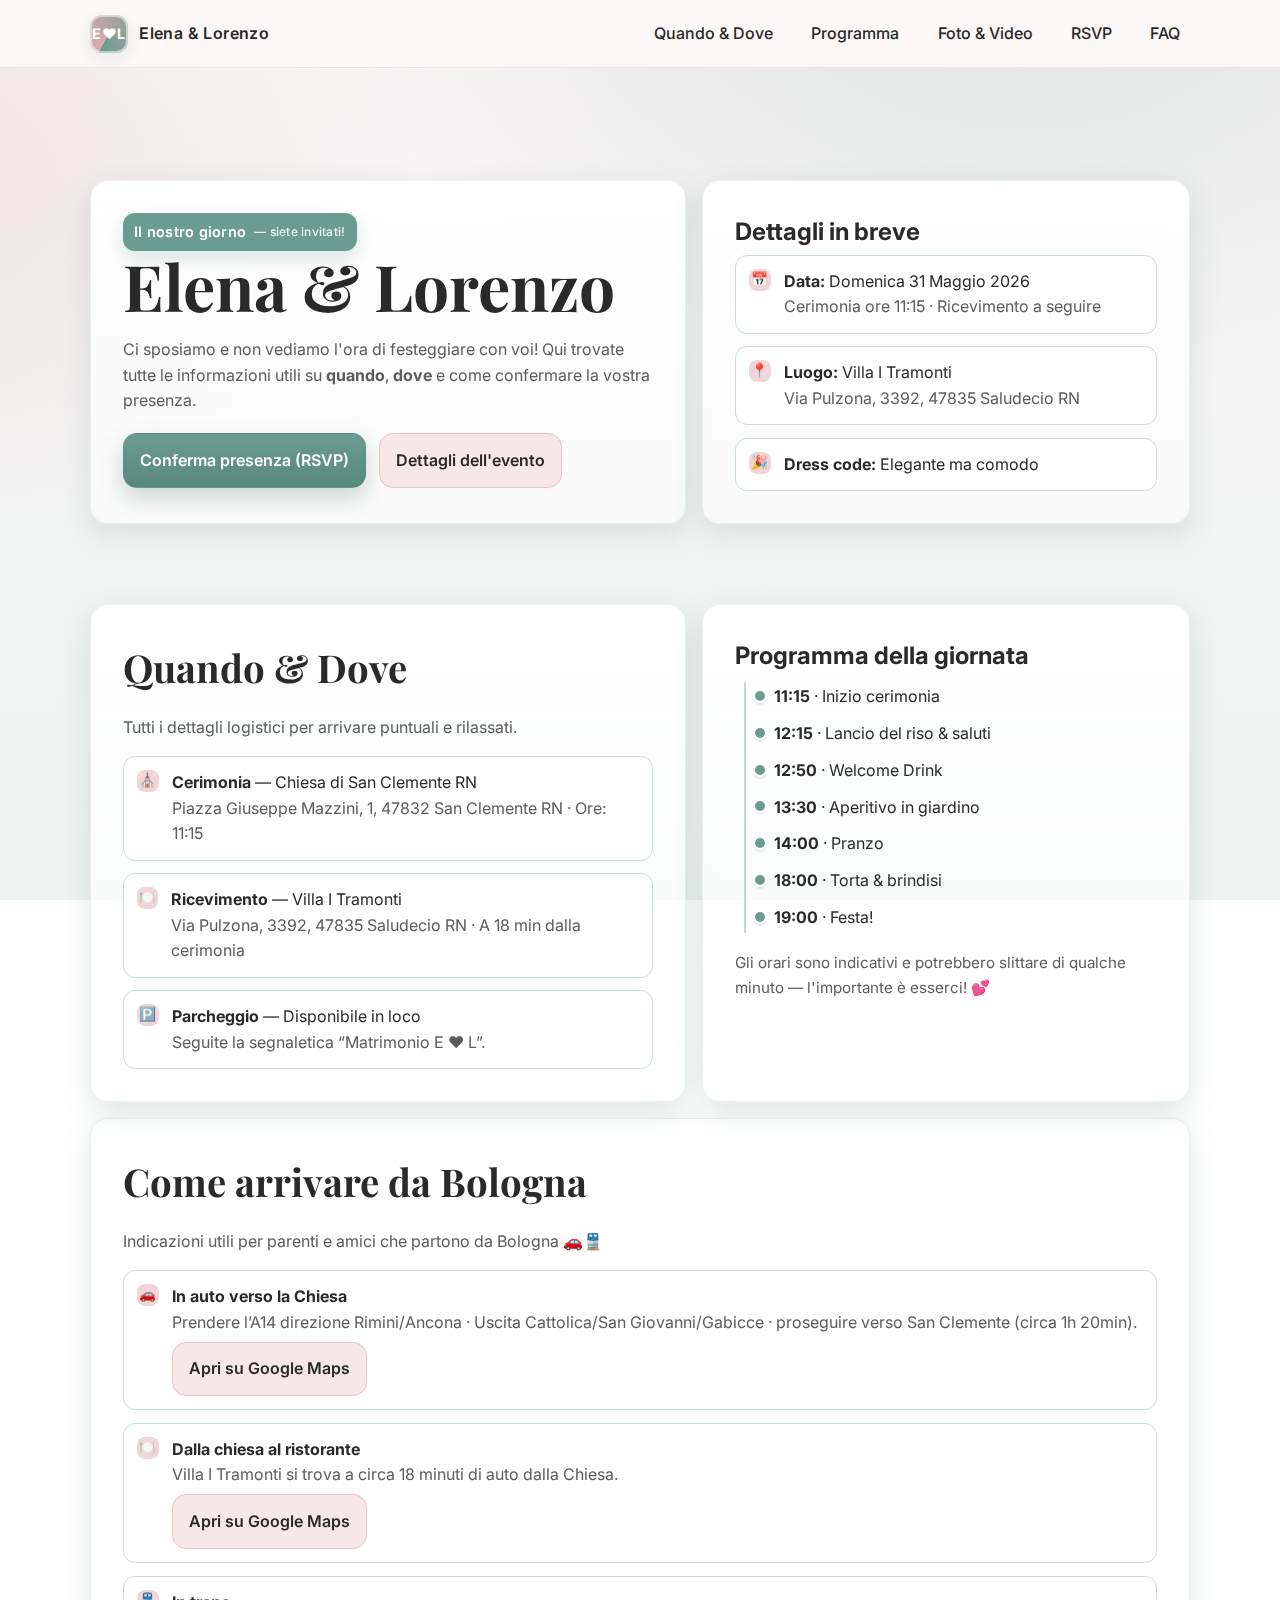
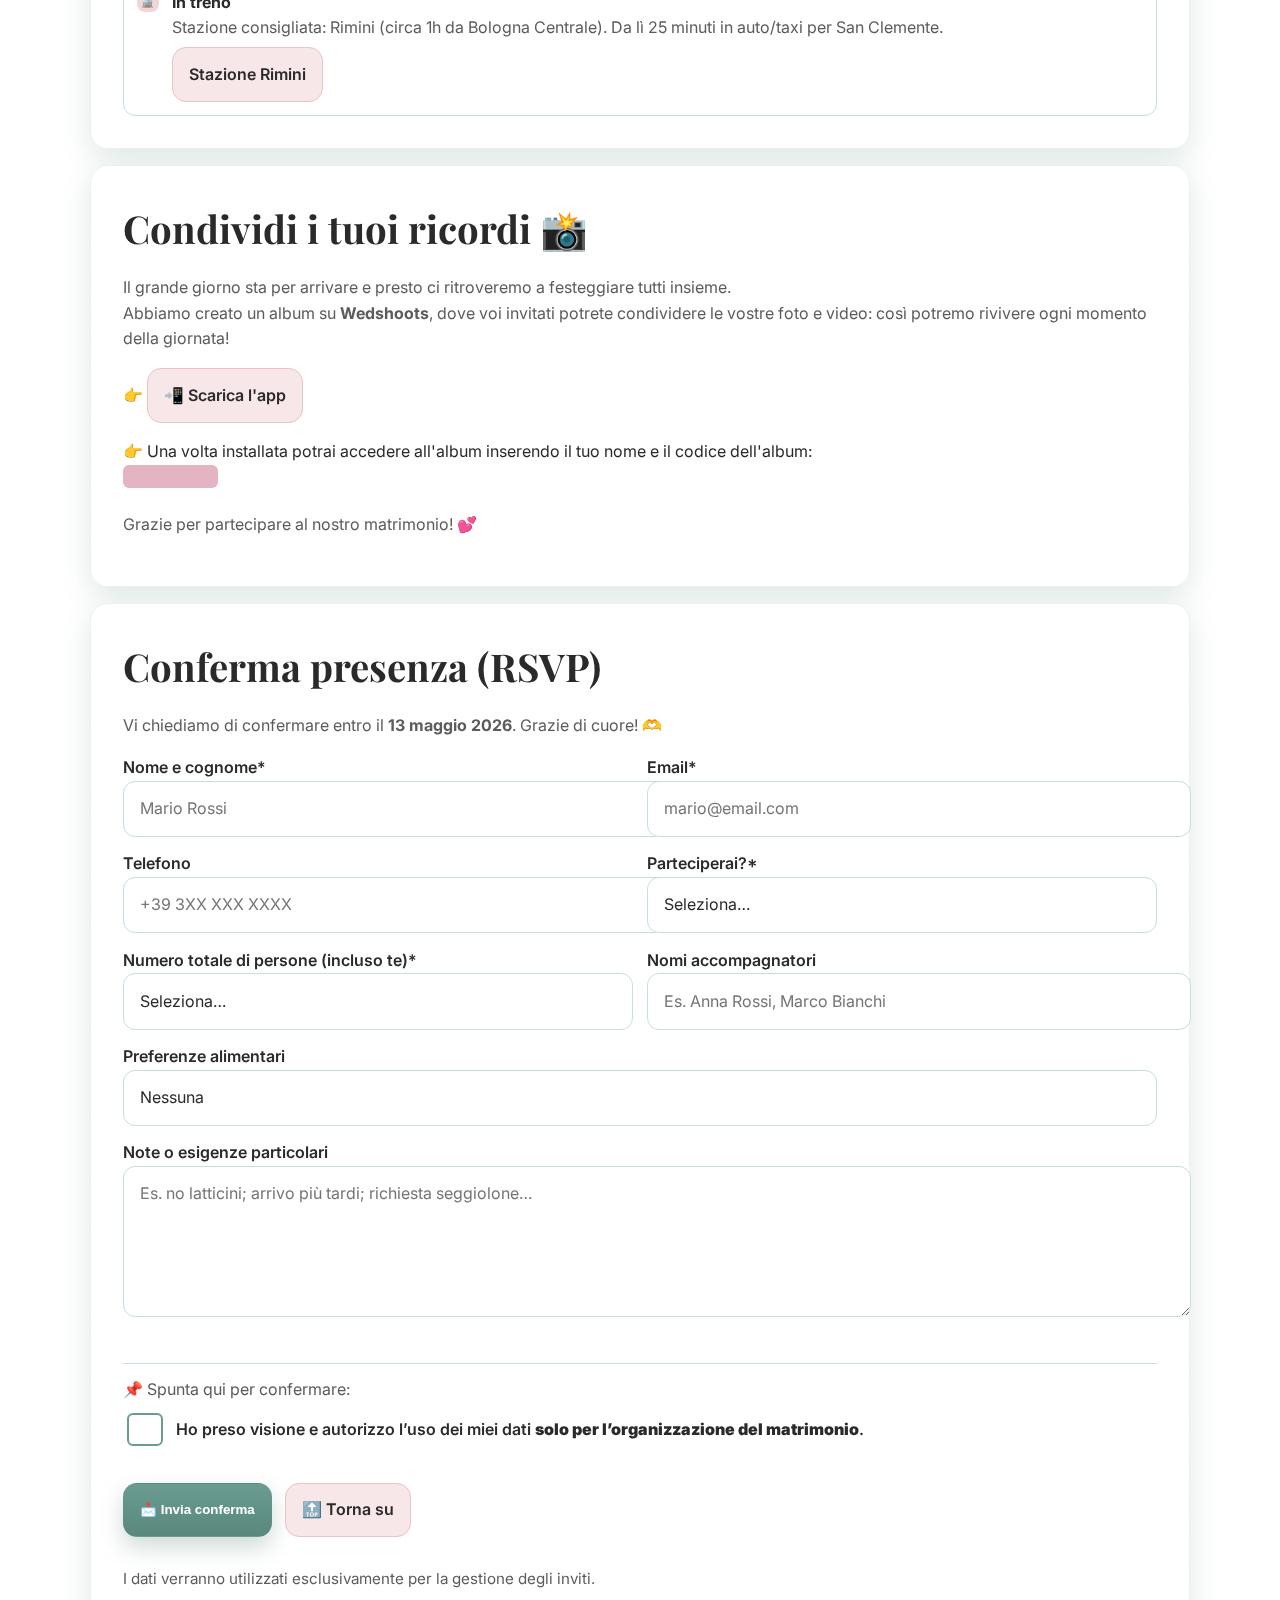
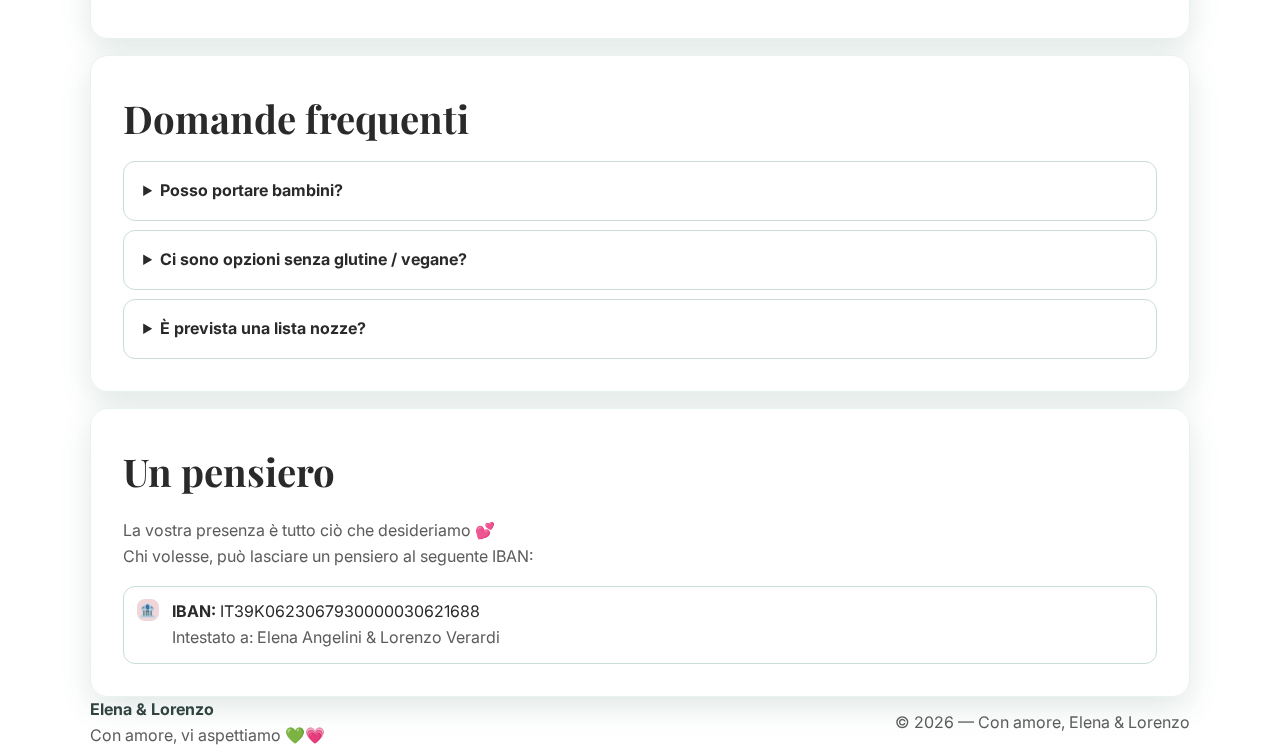
<file: index.html>
<!doctype html>
<html lang="it">
<head>
  <meta charset="utf-8" />
  <meta name="viewport" content="width=device-width, initial-scale=1" />
  <meta name="theme-color" content="#e7c1c5" />
  <title>Elena & Lorenzo — Matrimonio</title>
  <meta name="description" content="Tutte le informazioni sul matrimonio di Elena & Lorenzo: quando, dove e RSVP." />
  <link rel="preconnect" href="https://fonts.gstatic.com" crossorigin>
  <link href="https://fonts.googleapis.com/css2?family=Playfair+Display:wght@500;700&family=Inter:wght@300;400;500;600&display=swap" rel="stylesheet">
  <style>
    :root{
      /* Tavolozza — Rosa antico & Verde eucalipto */
      --rose-50:#fbf5f6;
      --rose-100:#f7e7e8;
      --rose-200:#f0d6d9;
      --rose-300:#e8c4c7;
      --rose-400:#dcaab0;
      --rose-500:#d09099;
      --rose-600:#c27c88;

      --euca-50:#edf4f2;
      --euca-200:#c9ded9;
      --euca-400:#9fbfb7;
      --euca-600:#6b9c91;
      --euca-700:#59887d;
      --euca-800:#3f6f64;

      --ink:#2a2a2a;
      --muted:#5c5c5c;
      --paper:#ffffff;

      --radius: 18px;
      --shadow: 0 10px 30px rgba(63,111,100,.16);

      --container: min(1100px, calc(100% - 2rem));

      /* Tipografia fluida */
      --font-display: "Playfair Display", serif;
      --font-body: "Inter", system-ui, -apple-system, Segoe UI, Roboto, Arial, Helvetica, sans-serif;
      --fs-hero: clamp(2.2rem, 6vw, 4rem);
      --fs-h1: clamp(1.6rem, 4vw, 2.4rem);
      --fs-h2: clamp(1.2rem, 2.8vw, 1.5rem);
      --fs-body: clamp(1rem, 1.2vw, 1.05rem);
    }

    /* Background morbido */
    body{
      margin:0;
      color:var(--ink);
      font-family:var(--font-body);
      font-size:var(--fs-body);
      line-height:1.6;
      background:
        radial-gradient(1200px 800px at 80% -10%, rgba(107,156,145,.22), transparent 60%),
        radial-gradient(900px 600px at -10% 20%, rgba(224,192,196,.35), transparent 60%),
        linear-gradient(180deg, var(--rose-50), var(--euca-50));
      background-attachment: fixed;
      scroll-behavior:smooth;
      -webkit-font-smoothing: antialiased; text-rendering: optimizeLegibility;
    }

    /* Navbar glass */
    .nav{
      position: sticky; top:0; z-index: 50;
      backdrop-filter: saturate(180%) blur(14px);
      -webkit-backdrop-filter: saturate(180%) blur(14px);
      background: color-mix(in srgb, var(--paper) 70%, var(--rose-100));
      border-bottom:1px solid color-mix(in srgb, var(--rose-300) 55%, white);
    }
    .nav .wrap{
      max-width: var(--container); margin:auto; display:flex; align-items:center; justify-content:space-between;
      padding:.8rem 0;
    }
    .brand{ display:flex; align-items:center; gap:.7rem; font-weight:600; letter-spacing:.4px;}
    .brand-badge{
      width:38px; height:38px; border-radius:12px;
      background: conic-gradient(from 210deg, var(--rose-400), var(--euca-600));
      box-shadow: inset 0 0 0 2px #fff8, 0 6px 18px #00000012;
      display:grid; place-items:center; color:white; font-weight:700; font-size:.9rem;
    }
    .nav a{ color:var(--ink); text-decoration:none; }
    .menu{ display:flex; gap:1.2rem; }
    .menu a{ padding:.5rem .6rem; border-radius:10px; transition: .25s ease; font-weight:500; }
    .menu a:hover{ background:var(--rose-100); }

    /* Layout */
    section{ scroll-margin-top: 90px; }
    .hero{ padding: 7rem 0 5rem; }
    .wrap{ max-width: var(--container); margin:auto; padding: 0 0; }

    .card{
      background: linear-gradient(180deg, #fff, #fff8);
      border:1px solid color-mix(in srgb, var(--euca-200) 40%, #fff);
      border-radius: var(--radius);
      box-shadow: var(--shadow);
      padding: clamp(1rem, 3vw, 2rem);
    }

    .hero h1{ font-family:var(--font-display); font-size:var(--fs-hero); margin:0 0 .6rem; line-height:1.1; }
    .hero p{ color:var(--muted); max-width: 65ch; }

    .badge{ display:inline-flex; align-items:center; gap:.5rem; padding:.45rem .7rem; border-radius:12px; font-size:.9rem; font-weight:600; letter-spacing:.25px; background: var(--euca-600); color:white; box-shadow: 0 8px 20px rgba(107,156,145,.25); }
    .badge small{ font-weight:500; opacity:.9; }

    .cta{ margin-top: 1.2rem; display:flex; gap:.8rem; flex-wrap:wrap; }
    .btn{ display:inline-flex; align-items:center; gap:.55rem; padding:.85rem 1rem; border-radius: 14px; border:1px solid transparent; font-weight:600; text-decoration:none; transition:.25s ease; }
    .btn-primary{ background: linear-gradient(180deg, var(--euca-600), var(--euca-700)); color:#fff; box-shadow: 0 10px 22px rgba(63,111,100,.25); }
    .btn-primary:hover{ transform: translateY(-1px); box-shadow: 0 16px 28px rgba(63,111,100,.28); }
    .btn-soft{ background: var(--rose-100); color: var(--ink); border-color: var(--rose-300); }
    .btn-soft:hover{ background: var(--rose-200); }

    .grid{ display:grid; gap:1rem; }
    @media (min-width: 900px){ .grid-2{ grid-template-columns:1.1fr .9fr; } }

    h2{ font-family: var(--font-display); font-weight:700; font-size: var(--fs-h1); margin:0 0 .7rem; }
    h3{ font-weight:700; font-size: var(--fs-h2); margin:0 0 .2rem; }
    .muted{ color:var(--muted); }

    .info-list{ display:grid; gap: .8rem; }
    .info-row{ display:flex; gap:.8rem; align-items:flex-start; padding:.8rem; border-radius:12px; background: #fff; border:1px solid var(--euca-200); }
    .icon{ width:22px; height:22px; display:inline-grid; place-items:center; border-radius:8px; background: var(--rose-200); color:#6f3e46; font-weight:700; font-size:.85rem; }

    .timeline{ position:relative; padding-left:1.4rem; }
    .timeline::before{ content:""; position:absolute; left:.55rem; top:.2rem; bottom:.2rem; width:2px; background: color-mix(in srgb, var(--euca-400) 60%, white); border-radius:2px; }
    .tl-item{ position:relative; padding:.35rem 0 .35rem 1rem; }
    .tl-item::before{ content:""; position:absolute; left:-.3rem; top:.65rem; width:10px; height:10px; background: var(--euca-600); border:2px solid #fff; border-radius:50%; box-shadow: 0 2px 0 #00000010; }
    
    /* Carica Immagini */
    .magic-explode {
      position: relative;
      display: inline-block;
      font: inherit;
      color: inherit;
      line-height: 1.4;
      padding: 0 .3em;
      cursor: pointer;
    }
    
    .magic-explode::before {
      content: "";
      position: absolute;
      inset: 0;
      background: #e5b4c2; /* rosa antico */
      border-radius: 6px;
      z-index: 1;
      transition: opacity 0.8s ease-out;
    }
    
    .magic-explode:hover::before {
      opacity: 0;
    }

    
    /* canvas sopra tutto */
    #magicCanvas {
      position: fixed;
      top: 0; left: 0;
      width: 100%; height: 100%;
      pointer-events: none;
      z-index: 999;
    }

      
    /* Form RSVP */
    form{ display:grid; gap:.9rem; }
    label{ font-weight:600; }
    .row{ display:grid; gap:.9rem; }
    @media (min-width:700px){ .row{ grid-template-columns:1fr 1fr; } }
    input, select, textarea{
      appearance:none; width:100%; padding:.9rem 1rem; border-radius:12px; border:1px solid var(--euca-200); background:#fff; font: inherit; color:var(--ink);
      transition: border-color .2s ease, box-shadow .2s ease;
    }
    textarea{ min-height:120px; }
    input:focus, select:focus, textarea:focus{ outline:none; border-color: var(--euca-600); box-shadow: 0 0 0 4px color-mix(in srgb, var(--euca-600) 18%, transparent); }
    .hp{ position:absolute; left:-9999px; opacity:0; }

    .notice{ font-size:.95rem; color:var(--muted); }

    /* FAQ */
    details{ background:#fff; border:1px solid var(--euca-200); border-radius:12px; padding:1rem 1.2rem; }
    details + details{ margin-top:.6rem; }
    summary{ cursor:pointer; font-weight:700; }

    /* Footer */
    footer{ padding:2rem 0 3rem; color:#30433f; }
    .foot{ display:flex; align-items:center; justify-content:space-between; gap:1rem; flex-wrap:wrap; }

    /* Motion ridotta */
    @media (prefers-reduced-motion: reduce){
      *{ animation: none !important; transition: none !important; }
    }

    /* ===== POPUP COUNTDOWN + FIREWORKS ===== */
    .modal-overlay{
      position: fixed; inset: 0; background:#0b1a1733; backdrop-filter: blur(6px);
      display:grid; place-items:center; z-index: 1000; padding: 1rem;
      animation: overlayIn .25s ease both;
    }
    @keyframes overlayIn{ from{opacity:0} to{opacity:1} }
    .modal{
      width:min(680px, 100%); border-radius: var(--radius);
      background:#fff; border:1px solid var(--euca-200);
      box-shadow: 0 20px 60px rgba(63,111,100,.25);
      position: relative; overflow:hidden;
    }
    .modal-header{
      padding:1rem 1.2rem; background: linear-gradient(180deg,var(--rose-100),#fff);
      border-bottom:1px solid var(--euca-200); display:flex; align-items:center; justify-content:space-between;
    }
    .modal-title{ font-family:var(--font-display); font-weight:700; font-size: clamp(1.2rem,2.5vw,1.6rem); }
    .modal-close{
      appearance:none; border:0; background:transparent; font-size:1.6rem; line-height:1; cursor:pointer;
      color:var(--euca-800); border-radius:10px; padding:.2rem .4rem;
    }
    .modal-close:hover{ background:var(--rose-100); }
    .modal-body{ padding:1.2rem; }

    .countdown{
      display:flex; gap:.6rem; justify-content:center; flex-wrap:wrap; margin-top:.6rem;
    }
    .count{
      min-width:84px; text-align:center; padding:.8rem .6rem; border-radius:14px;
      background: #fff; border:1px solid var(--euca-200); box-shadow: var(--shadow);
    }
    .count strong{ font-size:clamp(1.4rem,4vw,2rem); display:block; line-height:1.1; }
    .count span{ font-size:.9rem; color:var(--muted); }

    /* Canvas fuochi d'artificio */
    .fireworks-canvas{
      position:absolute; inset:0; width:100%; height:100%; pointer-events:none; display:none;
    }
    .modal--fireworks .fireworks-canvas{ display:block; }

  /* --- Mobile polish --- */
    @media (max-width: 480px){
      .hero{ padding: 4.5rem 0 3rem; }
      .card{ padding: 1rem; }
      .menu a{ padding:.4rem .5rem; }
      .info-row{ padding:.7rem; }
    
      /* sfondo: su iOS/Android evita scatti di scroll */
      body{ background-attachment: scroll; }
    
      /* Countdown più compatto */
      .countdown{ gap:.5rem; }
      .count{
        min-width:64px; /* prima 84px */
        padding:.6rem .5rem;
        border-radius:12px;
      }
      .count strong{ font-size:1.25rem; }
      .count span{ font-size:.8rem; }
    
      /* Popup più elastico */
      .modal{
        width: 94vw;        /* prima min(680px, 100%) */
        border-radius:14px; /* un filo meno per schermi piccoli */
      }
      .modal-header{ padding:.8rem 1rem; }
      .modal-title{ font-size:1.2rem; }
      .modal-body{ padding: .9rem; }
      .modal-close{ font-size:1.4rem; }
    }
    
    /* Evita overflow orizzontale in generale */
    html, body{ overflow-x:hidden; -webkit-text-size-adjust:100%; }

    /* ---- NAV mobile hamburger ---- */
.nav-toggle{ display:none; align-items:center; justify-content:center;
  width:40px; height:40px; border:1px solid color-mix(in srgb, var(--euca-200) 60%, white);
  border-radius:10px; background:#fff; cursor:pointer; font-size:1.2rem; }
.nav-toggle:active{ transform: scale(.98); }

@media (max-width: 860px){
  .nav .wrap{ position: relative; }
  .menu{ 
    position: absolute; top:100%; left:0; right:0;
    background: color-mix(in srgb, var(--paper) 92%, var(--rose-100));
    border-bottom:1px solid var(--euca-200);
    display: grid; gap:0; padding:.4rem 1rem;
    transform: translateY(-8px); opacity:0; pointer-events:none;
    transition: .2s ease;
  }
  .menu a{ padding:.9rem 0; border-radius:10px; }
  .menu a:hover{ background: var(--rose-100); }
  .menu.open{ transform:none; opacity:1; pointer-events:auto; }

  .nav-toggle{ display:inline-flex; }
  /* compatta un po' il brand così tutto sta in una riga */
  .brand{ gap:.5rem; }
}

/* Evita che le parole vadano a capo nella navbar desktop */
@media (min-width: 861px){
  .menu a{ white-space: nowrap; }
}

.privacy-box input[type="checkbox"] {
  appearance: none;
  -webkit-appearance: none;
  width: 20px;
  height: 20px;
  border: 2px solid var(--euca-600);
  border-radius: 6px;
  display: grid;
  place-content: center;
  cursor: pointer;
}

.privacy-box input[type="checkbox"]::before {
  content: "✔";
  font-size: 16px;
  color: var(--euca-600);
  transform: scale(0);
  transition: transform 0.2s ease-in-out;
}

.privacy-box input[type="checkbox"]:checked::before {
  transform: scale(1);
}

    
  </style>
</head>
<body>
  <!-- NAVBAR -->
  <nav class="nav" aria-label="Principale">
  <div class="wrap">
    <a class="brand" href="#home">
      <span class="brand-badge" aria-hidden="true">E❤L</span>
      <span>Elena &amp; Lorenzo</span>
    </a>

    <!-- Bottone hamburger -->
    <button class="nav-toggle" aria-expanded="false" aria-controls="navMenu" aria-label="Apri menu">☰</button>

    <div class="menu" id="navMenu" role="menubar">
      <a role="menuitem" href="#quando-dove">Quando &amp; Dove</a>
      <a role="menuitem" href="#programma">Programma</a>
      <a role="menuitem" href="#foto">Foto & Video</a>
      <a role="menuitem" href="#rsvp">RSVP</a>
      <a role="menuitem" href="#faq">FAQ</a>
    </div>
  </div>
</nav>


  <!-- HERO -->
  <header id="home" class="hero">
    <div class="wrap grid grid-2">
      <div class="card">
        <span class="badge" aria-label="Invito al matrimonio">
          <span>Il nostro giorno</span> <small>— siete invitati!</small>
        </span>
        <h1>Elena &amp; Lorenzo</h1>
        <p>
          Ci sposiamo e non vediamo l'ora di festeggiare con voi! Qui trovate tutte le informazioni utili su <strong>quando</strong>, <strong>dove</strong> e come confermare la vostra presenza.
        </p>
        <div class="cta">
          <a class="btn btn-primary" href="#rsvp">Conferma presenza (RSVP)</a>
          <a class="btn btn-soft" href="#quando-dove">Dettagli dell'evento</a>
        </div>
      </div>
      <div class="card" aria-label="Dettagli sintetici">
        <h3>Dettagli in breve</h3>
        <div class="info-list" role="list">
          <div class="info-row" role="listitem">
            <div class="icon" aria-hidden="true">📅</div>
            <div>
              <div><strong>Data:</strong> <time datetime="2026-05-31">Domenica 31 Maggio 2026</time></div>
              <div class="muted">Cerimonia ore 11:15 · Ricevimento a seguire</div>
            </div>
          </div>
          <div class="info-row" role="listitem">
            <div class="icon" aria-hidden="true">📍</div>
            <div>
              <div><strong>Luogo:</strong> Villa I Tramonti</div>
              <div class="muted">Via Pulzona, 3392, 47835 Saludecio RN</div>
            </div>
          </div>
          <div class="info-row" role="listitem">
            <div class="icon" aria-hidden="true">🎉</div>
            <div>
              <div><strong>Dress code:</strong> Elegante ma comodo</div>
            </div>
          </div>
        </div>
      </div>
    </div>
  </header>

  <!-- QUANDO & DOVE -->
  <section id="quando-dove" class="wrap" aria-labelledby="when-where-title">
    <div class="grid grid-2">
      <div class="card">
        <h2 id="when-where-title">Quando &amp; Dove</h2>
        <p class="muted">Tutti i dettagli logistici per arrivare puntuali e rilassati.</p>
        <div class="info-list" style="margin-top:.6rem">
          <div class="info-row">
            <div class="icon" aria-hidden="true">⛪</div>
            <div>
              <div><strong>Cerimonia</strong> — Chiesa di San Clemente RN</div>
              <div class="muted">Piazza Giuseppe Mazzini, 1, 47832 San Clemente RN · Ore: 11:15</div>
            </div>
          </div>
          <div class="info-row">
            <div class="icon" aria-hidden="true">🍽️</div>
            <div>
              <div><strong>Ricevimento</strong> — Villa I Tramonti</div>
              <div class="muted">Via Pulzona, 3392, 47835 Saludecio RN · A 18 min dalla cerimonia</div>
            </div>
          </div>
          <div class="info-row">
            <div class="icon" aria-hidden="true">🅿️</div>
            <div>
              <div><strong>Parcheggio</strong> — Disponibile in loco</div>
              <div class="muted">Seguite la segnaletica “Matrimonio E ❤ L”.</div>
            </div>
          </div>
        </div>
      </div>

      <div class="card">
        <h3>Programma della giornata</h3>
        <div class="timeline" aria-label="Scaletta oraria">
          <div class="tl-item"><strong>11:15</strong> · Inizio cerimonia</div>
          <div class="tl-item"><strong>12:15</strong> · Lancio del riso &amp; saluti</div>
          <div class="tl-item"><strong>12:50</strong> · Welcome Drink</div>
          <div class="tl-item"><strong>13:30</strong> · Aperitivo in giardino</div>
          <div class="tl-item"><strong>14:00</strong> · Pranzo</div>
          <div class="tl-item"><strong>18:00</strong> · Torta &amp; brindisi</div>
          <div class="tl-item"><strong>19:00</strong> · Festa!</div>
        </div>
        <p class="notice">Gli orari sono indicativi e potrebbero slittare di qualche minuto — l'importante è esserci! 💕</p>
      </div>
    </div>
  </section>

  <!-- COME ARRIVARE DA BOLOGNA -->
  <section id="come-arrivare" class="wrap" aria-labelledby="arrivo-title" style="margin-top:1rem">
    <div class="card">
      <h2 id="arrivo-title">Come arrivare da Bologna</h2>
      <p class="muted">Indicazioni utili per parenti e amici che partono da Bologna 🚗🚆</p>

      <div class="info-list" style="margin-top:.6rem">
        <div class="info-row">
          <div class="icon">🚗</div>
          <div>
            <div><strong>In auto verso la Chiesa</strong></div>
            <div class="muted">Prendere l’A14 direzione Rimini/Ancona · Uscita Cattolica/San Giovanni/Gabicce · proseguire verso San Clemente (circa 1h 20min).</div>
            <a class="btn btn-soft" style="margin-top:.4rem" target="_blank"
               href="https://www.google.com/maps/dir/Bologna,+BO/Chiesa+di+San+Clemente,+Piazza+Giuseppe+Mazzini,+1,+47832+San+Clemente+RN">
              Apri su Google Maps
            </a>
          </div>
        </div>

        <div class="info-row">
          <div class="icon">🍽️</div>
          <div>
            <div><strong>Dalla chiesa al ristorante</strong></div>
            <div class="muted">Villa I Tramonti si trova a circa 18 minuti di auto dalla Chiesa.</div>
            <a class="btn btn-soft" style="margin-top:.4rem" target="_blank"
               href="https://www.google.com/maps/dir/Chiesa+di+San+Clemente,+San+Clemente+RN/Villa+I+Tramonti,+Via+Pulzona,+3392,+47835+Saludecio+RN">
              Apri su Google Maps
            </a>
          </div>
        </div>

        <div class="info-row">
          <div class="icon">🚆</div>
          <div>
            <div><strong>In treno</strong></div>
            <div class="muted">Stazione consigliata: Rimini (circa 1h da Bologna Centrale). Da lì 25 minuti in auto/taxi per San Clemente.</div>
            <a class="btn btn-soft" style="margin-top:.4rem" target="_blank"
               href="https://www.google.com/maps/place/Stazione+Rimini/">
              Stazione Rimini
            </a>
          </div>
        </div>
      </div>
    </div>
  </section>
  
<!-- FOTO -->
<section id="foto" class="wrap" aria-labelledby="foto-title" style="margin-top:1rem">
  <div class="card text-center">
    <h2 id="foto-title">Condividi i tuoi ricordi 📸</h2>
    <p class="muted">
      Il grande giorno sta per arrivare e presto ci ritroveremo a festeggiare tutti insieme.<br>
      Abbiamo creato un album su <strong>Wedshoots</strong>, dove voi invitati potrete condividere le vostre foto e video:
      così potremo rivivere ogni momento della giornata!
    </p>
    <p style="margin-top:1rem">
      👉 <a href="http://www.wedshoots.com/it/download?albumId=ITbdadec1a" 
           class="btn btn-soft" target="_blank">📲 Scarica l'app</a>
    </p>
    <p style="margin-top:1rem">
      👉 Una volta installata potrai accedere all'album inserendo il tuo nome e il codice dell'album:<br>
      <span class="magic-explode">ITbdadec1a</span>
    </p>
    <p class="muted" style="margin-top:1.4rem">
      Grazie per partecipare al nostro matrimonio! 💕
    </p>
  </div>
</section>

<!-- Canvas per particelle -->
<canvas id="magicCanvas"></canvas>

  <!-- RSVP -->
<section id="rsvp" class="wrap" aria-labelledby="rsvp-title" style="margin-top:1rem">
  <div class="card">
    <h2 id="rsvp-title">Conferma presenza (RSVP)</h2>
    <p class="muted">Vi chiediamo di confermare entro il <strong>13 maggio 2026</strong>. Grazie di cuore! 🫶</p>

    <form action="https://formspree.io/f/mnnzypoj" method="POST">
    <input class="hp" type="text" name="company" tabindex="-1" autocomplete="off" />
  
    <!-- Informazioni base -->
    <div class="row">
      <div>
        <label for="nome">Nome e cognome*</label>
        <input id="nome" name="nome" type="text" required placeholder="Mario Rossi" />
      </div>
      <div>
        <label for="email">Email*</label>
        <input id="email" name="email" type="email" required placeholder="mario@email.com" />
      </div>
    </div>
  
    <div class="row">
      <div>
        <label for="telefono">Telefono</label>
        <input id="telefono" name="telefono" type="tel" placeholder="+39 3XX XXX XXXX" />
      </div>
      <div>
        <label for="presenza">Parteciperai?*</label>
        <select id="presenza" name="presenza" required>
          <option value="" disabled selected>Seleziona…</option>
          <option>Con gioia, ci sarò 🎉</option>
          <option>Mi dispiace, non posso 😢</option>
        </select>
      </div>
    </div>
  
    <!-- Ospiti -->
    <div class="row">
      <div>
        <label for="ospiti">Numero totale di persone (incluso te)*</label>
        <select id="ospiti" name="ospiti" required>
          <option value="" disabled selected>Seleziona…</option>
          <option>1</option>
          <option>2</option>
          <option>3</option>
          <option>4</option>
          <option>5+</option>
        </select>
      </div>
      <div>
        <label for="ospitiNomi">Nomi accompagnatori</label>
        <input id="ospitiNomi" name="ospitiNomi" type="text" placeholder="Es. Anna Rossi, Marco Bianchi" />
      </div>
    </div>
  
    <!-- Preferenze -->
    <div>
      <label for="menu">Preferenze alimentari</label>
      <select id="menu" name="preferenze_alimentari">
        <option>Nessuna</option>
        <option>Vegetariano</option>
        <option>Vegano</option>
        <option>Senza glutine</option>
        <option>Allergie (specificare sotto)</option>
      </select>
    </div>
  
    <div>
      <label for="note">Note o esigenze particolari</label>
      <textarea id="note" name="note" placeholder="Es. no latticini; arrivo più tardi; richiesta seggiolone…"></textarea>
    </div>
  
    <!-- Privacy -->
    <div class="privacy-box" style="margin-top:1.5rem; padding-top:.8rem; border-top:1px solid var(--euca-200)">
      <p class="muted" style="margin:0 0 .5rem">📌 Spunta qui per confermare:</p>
      <label style="display:flex; gap:.6rem; align-items:center; cursor:pointer">
        <input type="checkbox" name="privacy" required 
               style="width:20px; height:20px; accent-color: var(--euca-600); cursor:pointer;" />
        <span>Ho preso visione e autorizzo l’uso dei miei dati <strong>solo per l’organizzazione del matrimonio</strong>.</span>
      </label>
    </div>

  
    <!-- CTA -->
    <div class="cta">
      <button class="btn btn-primary" type="submit">📩 Invia conferma</button>
      <a class="btn btn-soft" href="#home">🔝 Torna su</a>
    </div>
    <p class="notice">I dati verranno utilizzati esclusivamente per la gestione degli inviti.</p>
  </form>
  </div>
</section>

  <!-- FAQ -->
  <section id="faq" class="wrap" aria-labelledby="faq-title" style="margin-top:1rem">
    <div class="card">
      <h2 id="faq-title">Domande frequenti</h2>
      <details>
        <summary>Posso portare bambini?</summary>
        <p class="muted">Certo! Indicalo nel modulo RSVP così prepariamo i posti e, se serve, seggioloni.</p>
      </details>
      <details>
        <summary>Ci sono opzioni senza glutine / vegane?</summary>
        <p class="muted">Sì, il ristorante offre menù dedicati. Segnalalo nelle preferenze alimentari.</p>
      </details>
      <details>
        <summary>È prevista una lista nozze?</summary>
        <p class="muted">La vostra presenza è il regalo più grande 💕
        Se però desiderate fare un pensiero, trovate i dettagli nella sezione <a href="#regali">Un pensiero</a>.</p>
      </details>
    </div>
  </section>

  <!-- REGALI / IBAN -->
  <section id="regali" class="wrap" aria-labelledby="regali-title" style="margin-top:1rem">
    <div class="card">
      <h2 id="regali-title">Un pensiero</h2>
      <p class="muted">
        La vostra presenza è tutto ciò che desideriamo 💕<br>
        Chi volesse, può lasciare un pensiero al seguente IBAN:
      </p>
      <div class="info-row" style="margin-top:.8rem">
        <div class="icon">🏦</div>
        <div>
          <div><strong>IBAN:</strong> IT39K0623067930000030621688 </div>
          <div class="muted">Intestato a: Elena Angelini &amp; Lorenzo Verardi</div>
        </div>
      </div>
    </div>
  </section>

  <!-- FOOTER -->
  <footer class="wrap">
    <div class="foot">
      <div>
        <strong>Elena &amp; Lorenzo</strong><br>
        <span class="muted">Con amore, vi aspettiamo 💚💗</span>
      </div>
      <div class="muted">© 2026 — Con amore, Elena &amp; Lorenzo</div>
    </div>
  </footer>

  <!-- ===== POPUP COUNTDOWN (dentro il body) ===== -->
  <div class="modal-overlay" id="countdownOverlay" role="dialog" aria-modal="true" aria-labelledby="countdownTitle">
    <div class="modal" id="countdownModal">
      <canvas class="fireworks-canvas" id="fwCanvas"></canvas>
      <div class="modal-header">
        <h2 class="modal-title">Ci vediamo presto! ✨</h2>
        <p class="muted" style="margin:0 0 .6rem;">
          Manca sempre meno al nostro matrimonio 💕 <br>
          <strong>Elena &amp; Lorenzo</strong>
        </p>
        <button class="modal-close" id="countdownClose" aria-label="Chiudi popup">×</button>
      </div>
      <div class="modal-body">
        <p class="muted" style="text-align:center;max-width:52ch;margin:0 auto .6rem;">
          Mancano solo…
        </p>
        <div class="countdown" aria-live="polite">
          <div class="count"><strong id="dd">00</strong><span>giorni</span></div>
          <div class="count"><strong id="hh">00</strong><span>ore</span></div>
          <div class="count"><strong id="mm">00</strong><span>minuti</span></div>
          <div class="count"><strong id="ss">00</strong><span>secondi</span></div>
        </div>
        <p class="notice" style="text-align:center;margin-top:.9rem;">
          Domenica <strong>31 Maggio 2026</strong> · ore <strong>11:15</strong>
        </p>
      </div>
    </div>
  </div>

  <!-- JS POPUP + FIREWORKS -->
    <script>
  (function(){
    // ⏱️ Imposta la data/ora dell'evento (Roma)
    const targetIso = document.documentElement.dataset.countdownTarget
      || "2026-05-31T11:15:00+02:00";
    const target = new Date(targetIso);
  
    const overlay = document.getElementById('countdownOverlay');
    const modal   = document.getElementById('countdownModal');
    const btnClose= document.getElementById('countdownClose');
  
    const dd = document.getElementById('dd');
    const hh = document.getElementById('hh');
    const mm = document.getElementById('mm');
    const ss = document.getElementById('ss');
  
    // Chiudi popup (X, overlay, ESC)
    function closePopup(){
      overlay?.parentNode && overlay.parentNode.removeChild(overlay);
      document.body.style.overflow = "";
    }
    btnClose.addEventListener('click', closePopup);
    overlay.addEventListener('click', (e) => { if(e.target === overlay) closePopup(); });
    document.addEventListener('keydown', (e)=>{ if(e.key === 'Escape') closePopup(); });
  
    // Se l'evento è già passato, non mostrare il popup
    if (Date.now() >= target.getTime()) {
      closePopup();
      return;
    }
  
    document.body.style.overflow = "hidden"; // evita scroll sotto al popup
  
    // Countdown
    let fireworksStarted = false;
    function tick(){
      const now  = new Date();
      const diff = target - now;
      if (diff <= 0){
        dd.textContent = "00"; hh.textContent = "00"; mm.textContent = "00"; ss.textContent = "00";
        if (!fireworksStarted){ fireworksStarted = true; startFireworks(); }
        return;
      }
      const s = Math.floor(diff/1000);
      const d = Math.floor(s/86400);
      const h = Math.floor((s%86400)/3600);
      const m = Math.floor((s%3600)/60);
      const sec = s%60;
      dd.textContent = String(d).padStart(2,'0');
      hh.textContent = String(h).padStart(2,'0');
      mm.textContent = String(m).padStart(2,'0');
      ss.textContent = String(sec).padStart(2,'0');
    }
    tick();
    const interval = setInterval(tick, 1000);
  
    // 🎆 Fireworks
    const canvas = document.getElementById('fwCanvas');
    const ctx = canvas.getContext('2d');
    let w, h, raf, bursts = [];
  
    function resize(){
      // usa devicePixelRatio per nitidezza su retina
      const ratio = Math.max(1, Math.min(2, window.devicePixelRatio || 1));
      const rect = modal.getBoundingClientRect();
      canvas.style.width  = rect.width + "px";
      canvas.style.height = rect.height + "px";
      canvas.width  = Math.floor(rect.width  * ratio);
      canvas.height = Math.floor(rect.height * ratio);
      w = canvas.width; h = canvas.height;
      ctx.setTransform(ratio,0,0,ratio,0,0);
    }
    window.addEventListener('resize', resize);
    window.addEventListener('orientationchange', ()=>{ setTimeout(resize, 250); });

  
    function random(min, max){ return Math.random()*(max-min)+min; }
  
    function createBurst(){
      const x = random(w*0.15, w*0.85);
      const y = random(h*0.25, h*0.55);
      const n = Math.floor(random(24, 42));
      const particles = [];
      for (let i=0;i<n;i++){
        const angle = (Math.PI*2) * (i/n);
        const speed = random(1.2, 3.2); // ✅ corretto
        particles.push({
          x, y,
          vx: Math.cos(angle)*speed,
          vy: Math.sin(angle)*speed,
          life: random(40, 70),
          age: 0
        });
      }
      bursts.push(particles);
    }
  
    function draw(){
      ctx.fillStyle = 'rgba(255,255,255,0.2)'; // scia
      ctx.fillRect(0,0,w,h);
  
      const grd = ctx.createLinearGradient(0,0,w,h);
      grd.addColorStop(0,'rgba(216,170,176,0.25)'); // rosa antico
      grd.addColorStop(1,'rgba(107,156,145,0.25)'); // eucalipto
      ctx.fillStyle = grd;
      ctx.fillRect(0,0,w,h);
  
      for (let i=bursts.length-1;i>=0;i--){
        const particles = bursts[i];
        for (let p of particles){
          p.age++;
          p.x += p.vx;
          p.y += p.vy;
          p.vy += 0.02;
          const alpha = Math.max(0, 1 - p.age/p.life);
          ctx.beginPath(); ctx.arc(p.x, p.y, 2, 0, Math.PI*2);
          ctx.fillStyle = `rgba(63,111,100,${alpha})`; ctx.fill();
          ctx.beginPath(); ctx.arc(p.x, p.y, 1, 0, Math.PI*2);
          ctx.fillStyle = `rgba(210,144,153,${alpha})`; ctx.fill();
        }
        if (particles.every(p => p.age >= p.life)) bursts.splice(i,1);
      }
  
      if (Math.random() < 0.06) createBurst();
      raf = requestAnimationFrame(draw);
    }
  
    function startFireworks(){
      clearInterval(interval);
      resize();
      modal.classList.add('modal--fireworks');
      canvas.style.display = 'block';
      document.getElementById('countdownTitle').textContent = "Ci siamo! 🎉";
      if (!raf) raf = requestAnimationFrame(draw);
      // Auto-chiudi dopo 18s
      setTimeout(()=>{
        cancelAnimationFrame(raf); raf = null;
        closePopup();
      }, 18000);
    }
  })();
  </script>

  <script>
  // Toggle hamburger
  (function(){
    const btn  = document.querySelector('.nav-toggle');
    const menu = document.getElementById('navMenu');
    if(!btn || !menu) return;

    function toggle(){
      const open = menu.classList.toggle('open');
      btn.setAttribute('aria-expanded', open ? 'true' : 'false');
      // chiudi se clicchi fuori
      if(open){
        document.addEventListener('click', onDoc, { once:true });
      }
    }
    function onDoc(e){
      if (!menu.contains(e.target) && e.target !== btn) {
        menu.classList.remove('open');
        btn.setAttribute('aria-expanded','false');
      }
    }
    btn.addEventListener('click', (e)=>{ e.stopPropagation(); toggle(); });
    // chiudi quando clicchi un link
    menu.querySelectorAll('a').forEach(a=>{
      a.addEventListener('click', ()=>{
        menu.classList.remove('open');
        btn.setAttribute('aria-expanded','false');
      });
    });
  })();
</script>
<script>
document.addEventListener("DOMContentLoaded", () => {
  const span = document.querySelector('.magic-explode');
  const canvas = document.getElementById('magicCanvas');
  const ctx = canvas.getContext('2d');

  function resizeCanvas(){
    canvas.width = window.innerWidth;
    canvas.height = window.innerHeight;
  }
  resizeCanvas();
  window.addEventListener('resize', resizeCanvas);

  function createParticles(x, y){
    const particles = [];
    for(let i=0; i<40; i++){
      particles.push({
        x, y,
        vx: (Math.random() - 0.5) * 4,
        vy: (Math.random() - 0.5) * 4,
        life: 60,
        color: Math.random() > 0.5 ? "#e5b4c2" : "#6b9c91"
      });
    }
    return particles;
  }

  let particles = [];

  function draw(){
    ctx.clearRect(0,0,canvas.width,canvas.height);
    particles.forEach((p, i) => {
      p.x += p.vx;
      p.y += p.vy;
      p.life--;
      ctx.globalAlpha = Math.max(p.life/60, 0);
      ctx.fillStyle = p.color;
      ctx.beginPath();
      ctx.arc(p.x, p.y, 3, 0, Math.PI*2);
      ctx.fill();
      if(p.life <= 0) particles.splice(i,1);
    });
    requestAnimationFrame(draw);
  }
  draw();

  span.addEventListener('mouseenter', ()=>{
    const rect = span.getBoundingClientRect();
    const x = rect.left + rect.width/2;
    const y = rect.top + rect.height/2;
    particles.push(...createParticles(x, y));
    span.classList.add('revealed');
  });
});
</script>
</body>
</html>
</file>
